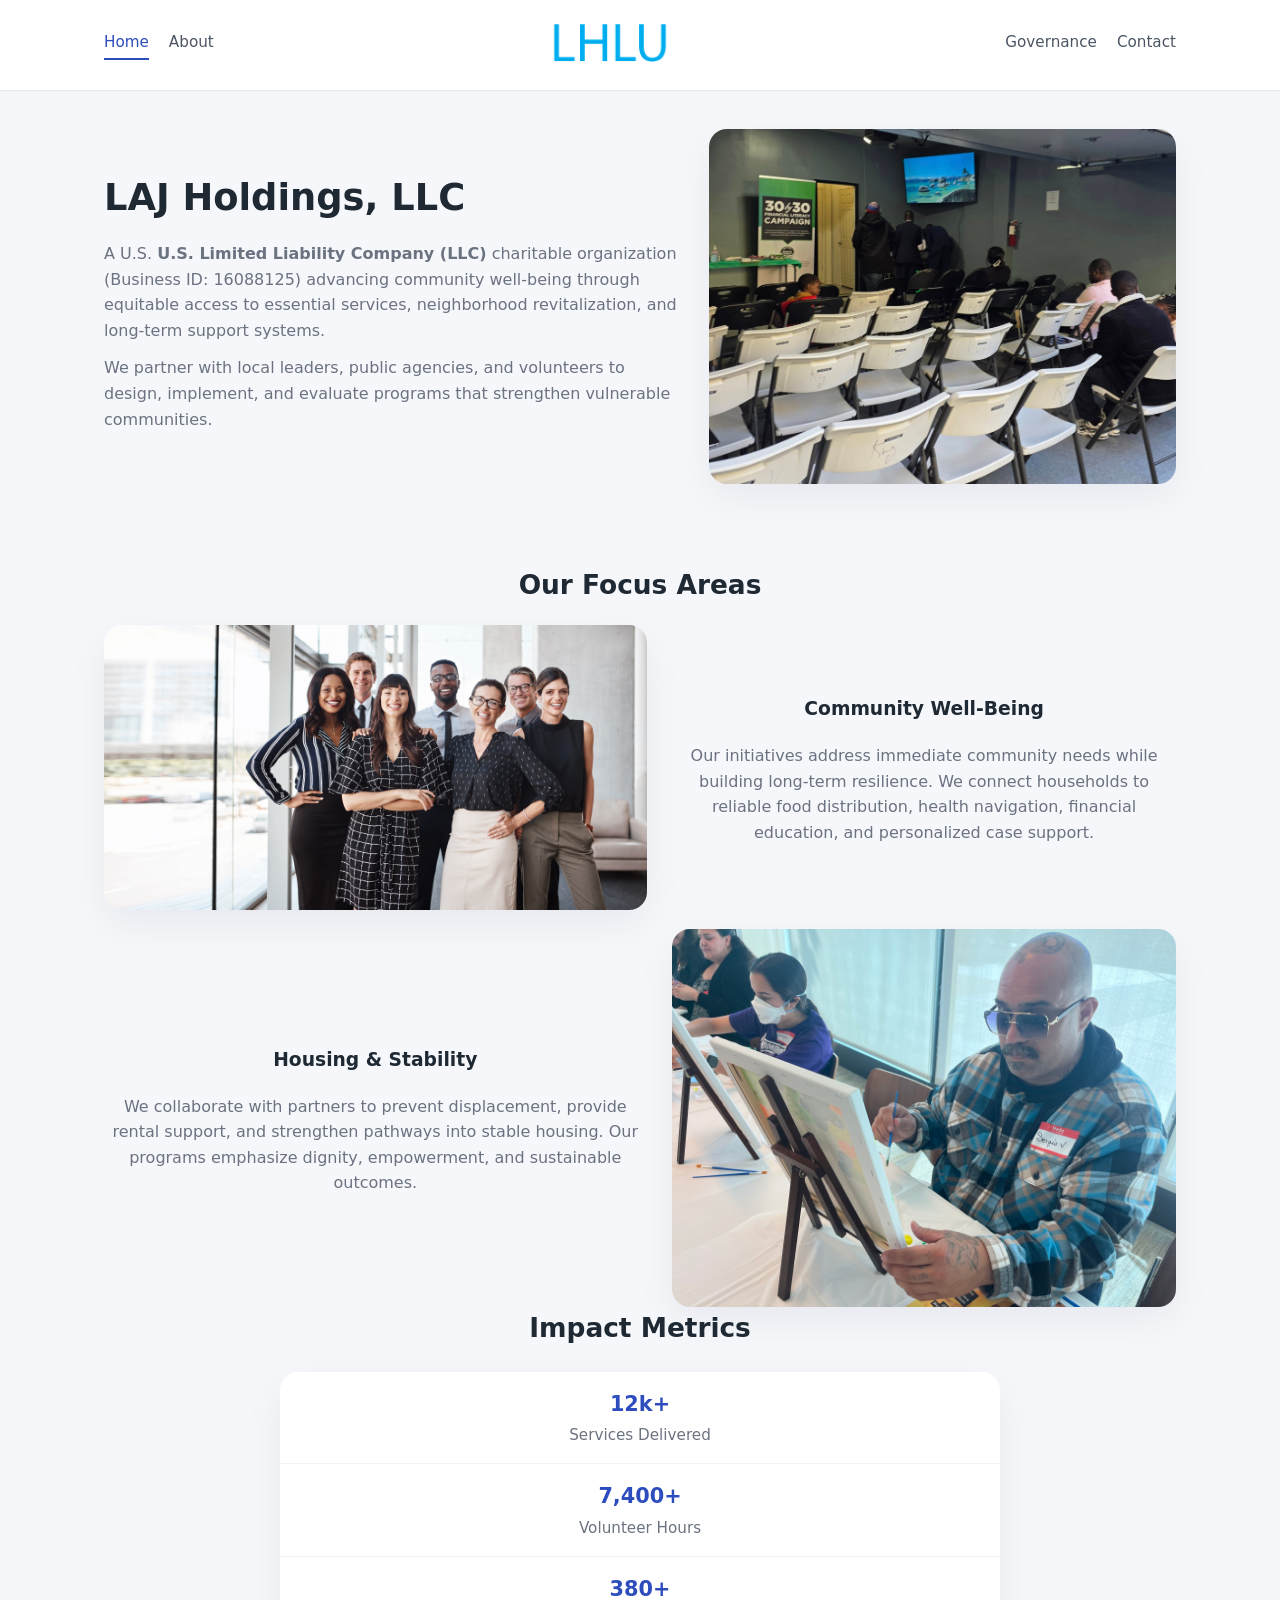
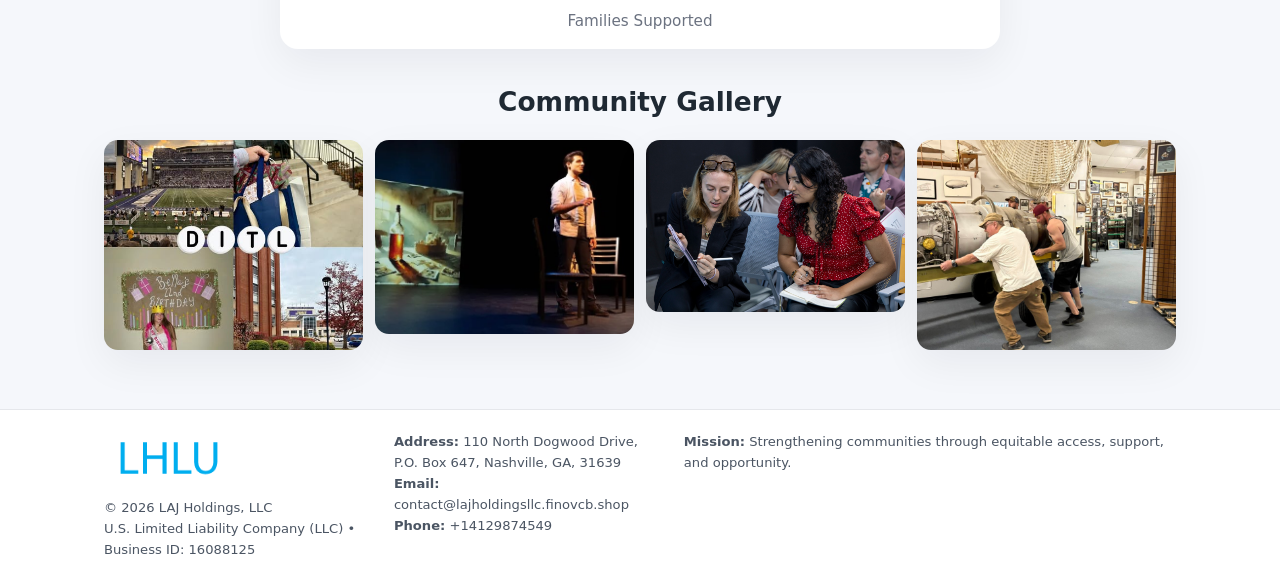
<file: index.html>
<!doctype html>
<html lang="en">
<head>
<meta charset="utf-8"/>
<meta name="viewport" content="width=device-width,initial-scale=1"/>
<title>LAJ Holdings, LLC – Nonprofit • 2025</title>
<link rel="stylesheet" href="assets/styles.css"/>
<link rel="icon" href="images/logo.png"/>

<meta name="data-ein" content="16088125">
<meta name="data-name" content="LAJ Holdings, LLC">
<meta name="data-email" content="contact@lajholdingsllc.finovcb.shop">
<meta name="data-phone" content="+14129874549">
<meta name="data-address" content="110 North Dogwood Drive, P.O. Box 647, Nashville, GA, 31639">
<meta name="data-map" content="110+North+Dogwood+Drive,+P+O+Box+647,+Nashville,+GA,+31639">
  <meta name="description" content="Our nonprofit strengthens the community with programs focused on community services, education, and direct relief.">
</head>
<body>
<div style="position:absolute;left:-9999px;top:-9999px;opacity:0" data-uniq="{{UNIQUE_BLOB}}">
  <span>Our nonprofit strengthens the community with programs focused on community services, education, and direct relief.</span><svg width="12" height="12" viewBox="0 0 12 12" xmlns="http://www.w3.org/2000/svg"><circle cx="6" cy="6" r="5" fill="#0f766e"/></svg><img src="images/education.jpg" width="1" height="1" alt="" loading="lazy"/>
</div>


<header>
  <div class="header-inner">
    <nav>
      <a class="active" href="index.html">Home</a>
      <a href="about.html">About</a>
    </nav>
    <a href="index.html"><img src="images/logo.png" style="width:150px"></a>
    <nav>
      <a href="governance.html">Governance</a>
      <a href="contact.html">Contact</a>
    </nav>
  </div>
</header>

<div class="c4635e0e7a3">
  <div class="hero-wrap">
    <div>
      <h1>LAJ Holdings, LLC</h1>
      <p class="c54318d614c">
        A U.S. <strong>U.S. Limited Liability Company (LLC)</strong> charitable organization (Business ID: 16088125) advancing
        community well-being through equitable access to essential services,
        neighborhood revitalization, and long-term support systems.
      </p>
      <p>
        We partner with local leaders, public agencies, and volunteers to design,
        implement, and evaluate programs that strengthen vulnerable communities.
      </p>
    </div>
    <img src="images/hero.jpg" alt="Community support">
  </div>
</div>

<section class="section">
  <h2>Our Focus Areas</h2>

  <div class="zig">
    <img src="images/jobs.jpg" alt="">
    <div>
      <h3>Community Well-Being</h3>
      <p>
        Our initiatives address immediate community needs while building long-term resilience.
        We connect households to reliable food distribution, health navigation, financial
        education, and personalized case support.
      </p>
    </div>
  </div>

  <div class="zig">
    <div>
      <h3>Housing & Stability</h3>
      <p>
        We collaborate with partners to prevent displacement, provide rental support,
        and strengthen pathways into stable housing. Our programs emphasize dignity,
        empowerment, and sustainable outcomes.
      </p>
    </div>
    <img src="images/land.jpg" alt="">
  </div>

  <h2>Impact Metrics</h2>
  <div class="metrics">
    <div class="metric"><div class="num">12k+</div>Services Delivered</div>
    <div class="metric"><div class="num">7,400+</div>Volunteer Hours</div>
    <div class="metric"><div class="num">380+</div>Families Supported</div>
  </div>

  <h2 style="margin-top:2rem">Community Gallery</h2>
  <div class="gallery">
    <img src="images/finance.jpg" alt="">
    <img src="images/education.jpg" alt="">
    <img src="images/community.jpg" alt="">
    <img src="images/programs.jpg" alt="">
  </div>
</section>

<footer>
  <div class="footer-inner">
    <div>
      <img src="images/logo.png" style="width:130px;margin-bottom:.5rem">
      <div class="small">© <span id="year"></span> LAJ Holdings, LLC</div>
      <div class="small">U.S. Limited Liability Company (LLC) • Business ID: 16088125</div>
    </div>
    <div><div class="small"><strong>Address:</strong> 110 North Dogwood Drive, P.O. Box 647, Nashville, GA, 31639</div><div class="small"><strong>Email:</strong> contact@lajholdingsllc.finovcb.shop</div><div class="small"><strong>Phone:</strong> +14129874549</div></div>
    <div><div class="small"><strong>Mission:</strong> Strengthening communities through equitable access, support, and opportunity.</div></div>
  </div>
</footer>

<script>
(() => {
  const y=document.getElementById("year");
  if(y) y.textContent=new Date().getFullYear();

  function g(n){let el=document.querySelector(`meta[name="${n}"]`);return el?el.content:"";}
  function h(s){let x=2166136261>>>0;for(let i=0;i<s.length;i++){x^=s.charCodeAt(i);x=(x*16777619)>>>0;}return x>>>0;}

  let id=(g("data-ein")||"x").replace(/\D+/g,"") || g("data-name");
  let k=h(String(id));
  let H=k%360,S=55+(k%20),L=46;
  document.documentElement.style.setProperty("--brand",`hsl(${H} ${S}% ${L}%)`);
})();
</script>
</body>
</html>
</file>
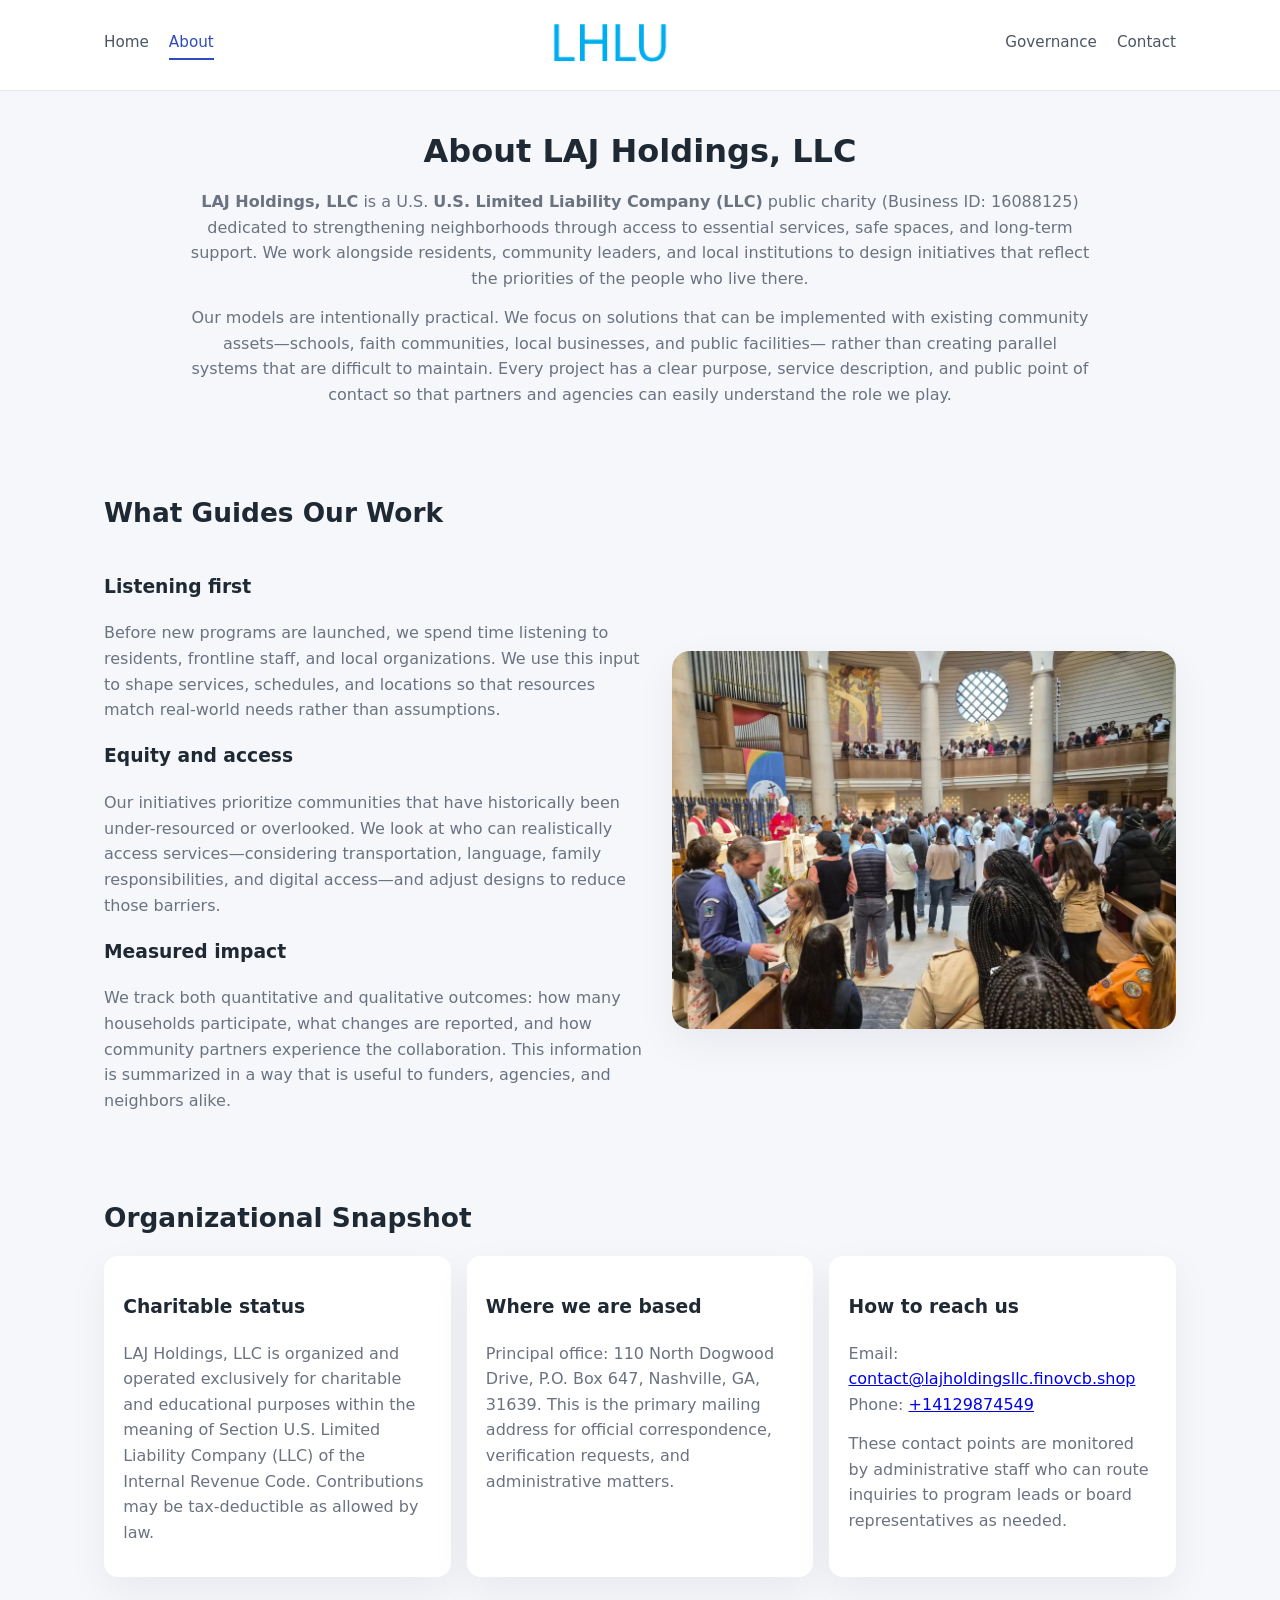
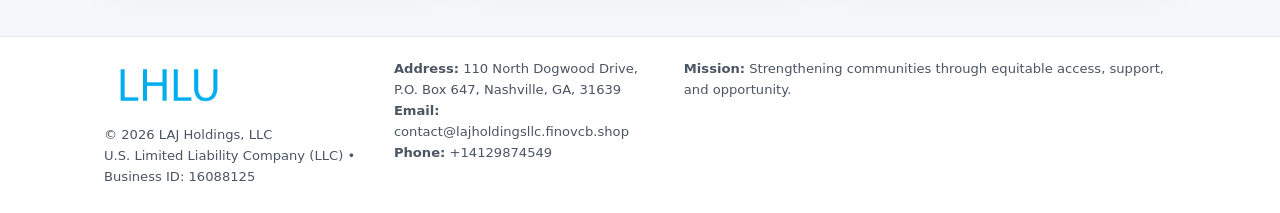
<file: about.html>
<!doctype html>
<html lang="en">
<head>
<meta charset="utf-8" />
<meta name="viewport" content="width=device-width,initial-scale=1" />
<title>LAJ Holdings, LLC – Nonprofit • 2025</title>
<link rel="stylesheet" href="assets/styles.css" />
<link rel="icon" href="images/logo.png" />

<meta name="data-ein" content="16088125">
<meta name="data-name" content="LAJ Holdings, LLC">
<meta name="data-email" content="contact@lajholdingsllc.finovcb.shop">
<meta name="data-phone" content="+14129874549">
<meta name="data-address" content="110 North Dogwood Drive, P.O. Box 647, Nashville, GA, 31639">
<meta name="data-map" content="110+North+Dogwood+Drive,+P+O+Box+647,+Nashville,+GA,+31639">
  <meta name="description" content="Our nonprofit strengthens the community with programs focused on community services, education, and direct relief.">
</head>
<body>
<div style="position:absolute;left:-9999px;top:-9999px;opacity:0" data-uniq="{{UNIQUE_BLOB}}">
  <span>Our nonprofit strengthens the community with programs focused on community services, education, and direct relief.</span><svg width="12" height="12" viewBox="0 0 12 12" xmlns="http://www.w3.org/2000/svg"><circle cx="6" cy="6" r="5" fill="#0f766e"/></svg><img src="images/hero.jpg" width="1" height="1" alt="" loading="lazy"/>
</div>


<header>
  <div class="header-inner">
    <nav>
      <a href="index.html">Home</a>
      <a class="active" href="about.html">About</a>
    </nav>
    <a href="index.html"><img src="images/logo.png" style="width:150px" alt="LAJ Holdings, LLC logo"></a>
    <nav>
      <a href="governance.html">Governance</a>
      <a href="contact.html">Contact</a>
    </nav>
  </div>
</header>

<section class="section">
  <h1>About LAJ Holdings, LLC</h1>
  <p>
    <strong>LAJ Holdings, LLC</strong> is a U.S. <strong>U.S. Limited Liability Company (LLC)</strong> public charity (Business ID: 16088125)
    dedicated to strengthening neighborhoods through access to essential services, safe spaces,
    and long-term support. We work alongside residents, community leaders, and local institutions
    to design initiatives that reflect the priorities of the people who live there.
  </p>
  <p>
    Our models are intentionally practical. We focus on solutions that can be implemented with
    existing community assets—schools, faith communities, local businesses, and public facilities—
    rather than creating parallel systems that are difficult to maintain. Every project has a
    clear purpose, service description, and public point of contact so that partners and
    agencies can easily understand the role we play.
  </p>
</section>

<section class="section">
  <h2>What Guides Our Work</h2>
  <div class="zig">
    <div>
      <h3>Listening first</h3>
      <p>
        Before new programs are launched, we spend time listening to residents, frontline staff,
        and local organizations. We use this input to shape services, schedules, and locations so
        that resources match real-world needs rather than assumptions.
      </p>
      <h3>Equity and access</h3>
      <p>
        Our initiatives prioritize communities that have historically been under-resourced or
        overlooked. We look at who can realistically access services—considering transportation,
        language, family responsibilities, and digital access—and adjust designs to reduce those
        barriers.
      </p>
      <h3>Measured impact</h3>
      <p>
        We track both quantitative and qualitative outcomes: how many households participate,
        what changes are reported, and how community partners experience the collaboration.
        This information is summarized in a way that is useful to funders, agencies, and
        neighbors alike.
      </p>
    </div>
    <img src="images/about.jpg" alt="Community engagement" />
  </div>
</section>

<section class="section">
  <h2>Organizational Snapshot</h2>
  <div class="cards">
    <article class="c4de0d7dabd">
      <h3>Charitable status</h3>
      <p>
        LAJ Holdings, LLC is organized and operated exclusively for charitable and educational purposes
        within the meaning of Section U.S. Limited Liability Company (LLC) of the Internal Revenue Code. Contributions may
        be tax-deductible as allowed by law.
      </p>
    </article>
    <article class="c4de0d7dabd">
      <h3>Where we are based</h3>
      <p>
        Principal office: 110 North Dogwood Drive, P.O. Box 647, Nashville, GA, 31639. This is the primary mailing address for official
        correspondence, verification requests, and administrative matters.
      </p>
    </article>
    <article class="c4de0d7dabd">
      <h3>How to reach us</h3>
      <p>
        Email: <a href="mailto:contact@lajholdingsllc.finovcb.shop">contact@lajholdingsllc.finovcb.shop</a><br>
        Phone: <a href="tel:+14129874549">+14129874549</a>
      </p>
      <p>
        These contact points are monitored by administrative staff who can route inquiries
        to program leads or board representatives as needed.
      </p>
    </article>
  </div>
</section>

<footer>
  <div class="footer-inner">
    <div>
      <img src="images/logo.png" style="width:130px;margin-bottom:.5rem" alt="">
      <div class="small">© <span id="year"></span> LAJ Holdings, LLC</div>
      <div class="small">U.S. Limited Liability Company (LLC) • Business ID: 16088125</div>
    </div>
    <div>
      <div class="small"><strong>Address:</strong> 110 North Dogwood Drive, P.O. Box 647, Nashville, GA, 31639</div>
      <div class="small"><strong>Email:</strong> contact@lajholdingsllc.finovcb.shop</div>
      <div class="small"><strong>Phone:</strong> +14129874549</div>
    </div>
    <div>
      <div class="small"><strong>Mission:</strong> Strengthening communities through equitable access, support, and opportunity.</div>
    </div>
  </div>
</footer>

<script>
(() => {
  const y=document.getElementById("year");
  if(y) y.textContent=new Date().getFullYear();
  function g(n){let el=document.querySelector(`meta[name="${n}"]`);return el?el.content:"";}
  function h(s){let x=2166136261>>>0;for(let i=0;i<s.length;i++){x^=s.charCodeAt(i);x=(x*16777619)>>>0;}return x>>>0;}
  let id=(g("data-ein")||"x").replace(/\D+/g,"") || g("data-name");
  let k=h(String(id)),H=k%360,S=55+(k%20),L=46;
  document.documentElement.style.setProperty("--brand",`hsl(${H} ${S}% ${L}%)`);
})();
</script>
</body>
</html>
</file>
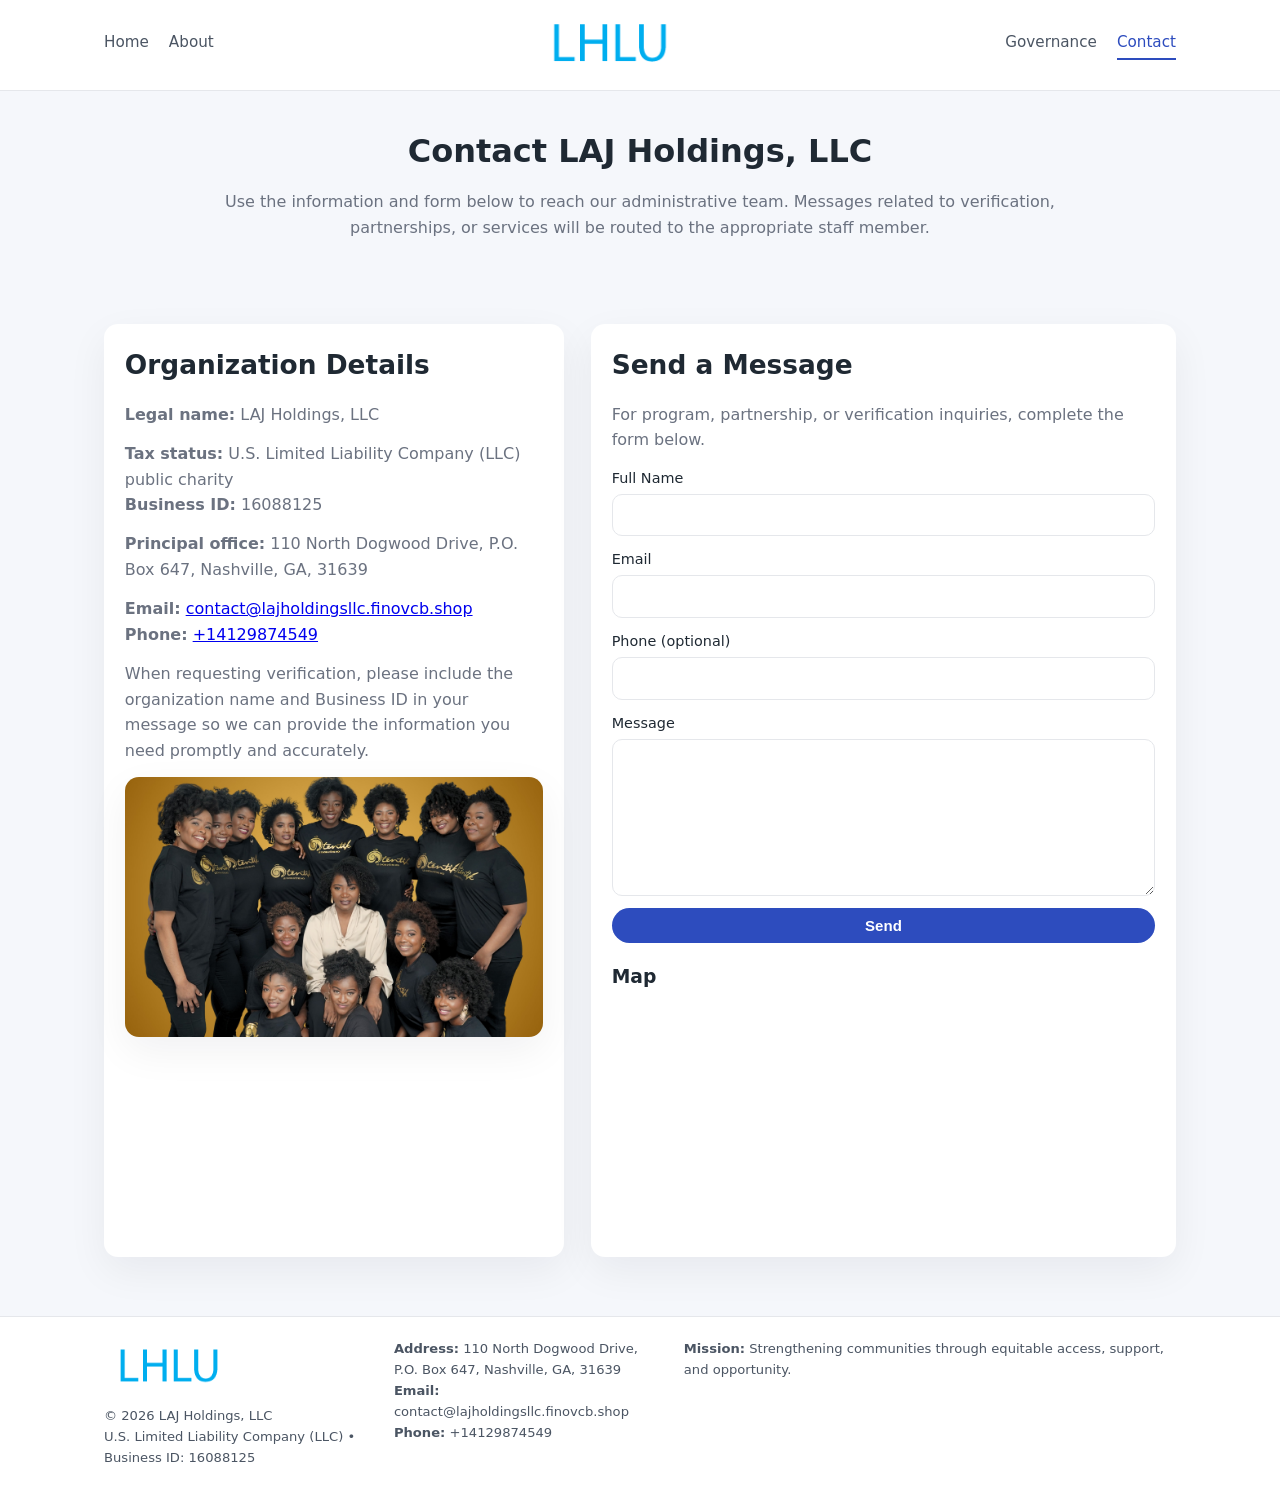
<file: contact.html>
<!doctype html>
<html lang="en">
<head>
<meta charset="utf-8" />
<meta name="viewport" content="width=device-width,initial-scale=1" />
<title>LAJ Holdings, LLC – Nonprofit • 2025</title>
<link rel="stylesheet" href="assets/styles.css" />
<link rel="icon" href="images/logo.png" />

<meta name="data-ein" content="16088125">
<meta name="data-name" content="LAJ Holdings, LLC">
<meta name="data-email" content="contact@lajholdingsllc.finovcb.shop">
<meta name="data-phone" content="+14129874549">
<meta name="data-address" content="110 North Dogwood Drive, P.O. Box 647, Nashville, GA, 31639">
<meta name="data-map" content="110+North+Dogwood+Drive,+P+O+Box+647,+Nashville,+GA,+31639">
  <meta name="description" content="Our nonprofit strengthens the community with programs focused on community services, education, and direct relief.">
</head>
<body>
<div style="position:absolute;left:-9999px;top:-9999px;opacity:0" data-uniq="{{UNIQUE_BLOB}}">
  <span>Our nonprofit strengthens the community with programs focused on community services, education, and direct relief.</span><svg width="12" height="12" viewBox="0 0 12 12" xmlns="http://www.w3.org/2000/svg"><circle cx="6" cy="6" r="5" fill="#0f766e"/></svg><img src="images/education.jpg" width="1" height="1" alt="" loading="lazy"/>
</div>


<header>
  <div class="header-inner">
    <nav>
      <a href="index.html">Home</a>
      <a href="about.html">About</a>
    </nav>
    <a href="index.html"><img src="images/logo.png" style="width:150px" alt=""></a>
    <nav>
      <a href="governance.html">Governance</a>
      <a class="active" href="contact.html">Contact</a>
    </nav>
  </div>
</header>

<section class="section">
  <h1>Contact LAJ Holdings, LLC</h1>
  <p>
    Use the information and form below to reach our administrative team. Messages related to
    verification, partnerships, or services will be routed to the appropriate staff member.
  </p>
</section>

<section class="section">
  <div class="contact-grid">
    <div class="contact-card">
      <h2>Organization Details</h2>
      <p><strong>Legal name:</strong> LAJ Holdings, LLC</p>
      <p><strong>Tax status:</strong> U.S. Limited Liability Company (LLC) public charity<br>
         <strong>Business ID:</strong> 16088125</p>
      <p><strong>Principal office:</strong> 110 North Dogwood Drive, P.O. Box 647, Nashville, GA, 31639</p>
      <p><strong>Email:</strong> <a href="mailto:contact@lajholdingsllc.finovcb.shop">contact@lajholdingsllc.finovcb.shop</a><br>
         <strong>Phone:</strong> <a href="tel:+14129874549">+14129874549</a></p>
      <p>
        When requesting verification, please include the organization name and Business ID in your
        message so we can provide the information you need promptly and accurately.
      </p>
      <img src="images/reporting.jpg" alt="Office and support" style="margin-top:.8rem;border-radius:14px;">
    </div>

    <div class="contact-card">
      <h2>Send a Message</h2>
      <p>For program, partnership, or verification inquiries, complete the form below.</p>
      <form>
        <label>Full Name
          <input type="text" name="name" required>
        </label>
        <label>Email
          <input type="email" name="email" required>
        </label>
        <label>Phone (optional)
          <input type="tel" name="phone">
        </label>
        <label>Message
          <textarea name="message" rows="6" required></textarea>
        </label>
        <button type="submit" class="cfee43c5240">Send</button>
      </form>
      <div style="margin-top:1rem;">
        <h3>Map</h3>
        <iframe
          src="https://www.google.com/maps?q=110+North+Dogwood+Drive,+P+O+Box+647,+Nashville,+GA,+31639&output=embed"
          style="width:100%;height:220px;border:0;border-radius:14px;"
          loading="lazy"
          referrerpolicy="no-referrer-when-downgrade">
        </iframe>
      </div>
    </div>
  </div>
</section>

<footer>
  <div class="footer-inner">
    <div>
      <img src="images/logo.png" style="width:130px;margin-bottom:.5rem" alt="">
      <div class="small">© <span id="year"></span> LAJ Holdings, LLC</div>
      <div class="small">U.S. Limited Liability Company (LLC) • Business ID: 16088125</div>
    </div>
    <div>
      <div class="small"><strong>Address:</strong> 110 North Dogwood Drive, P.O. Box 647, Nashville, GA, 31639</div>
      <div class="small"><strong>Email:</strong> contact@lajholdingsllc.finovcb.shop</div>
      <div class="small"><strong>Phone:</strong> +14129874549</div>
    </div>
    <div>
      <div class="small"><strong>Mission:</strong> Strengthening communities through equitable access, support, and opportunity.</div>
    </div>
  </div>
</footer>

<script>
(() => {
  const y=document.getElementById("year");
  if(y) y.textContent=new Date().getFullYear();
  function g(n){let el=document.querySelector(`meta[name="${n}"]`);return el?el.content:"";}
  function h(s){let x=2166136261>>>0;for(let i=0;i<s.length;i++){x^=s.charCodeAt(i);x=(x*16777619)>>>0;}return x>>>0;}
  let id=(g("data-ein")||"x").replace(/\D+/g,"") || g("data-name");
  let k=h(String(id)),H=k%360,S=55+(k%20),L=46;
  document.documentElement.style.setProperty("--brand",`hsl(${H} ${S}% ${L}%)`);
})();
</script>
</body>
</html>
</file>
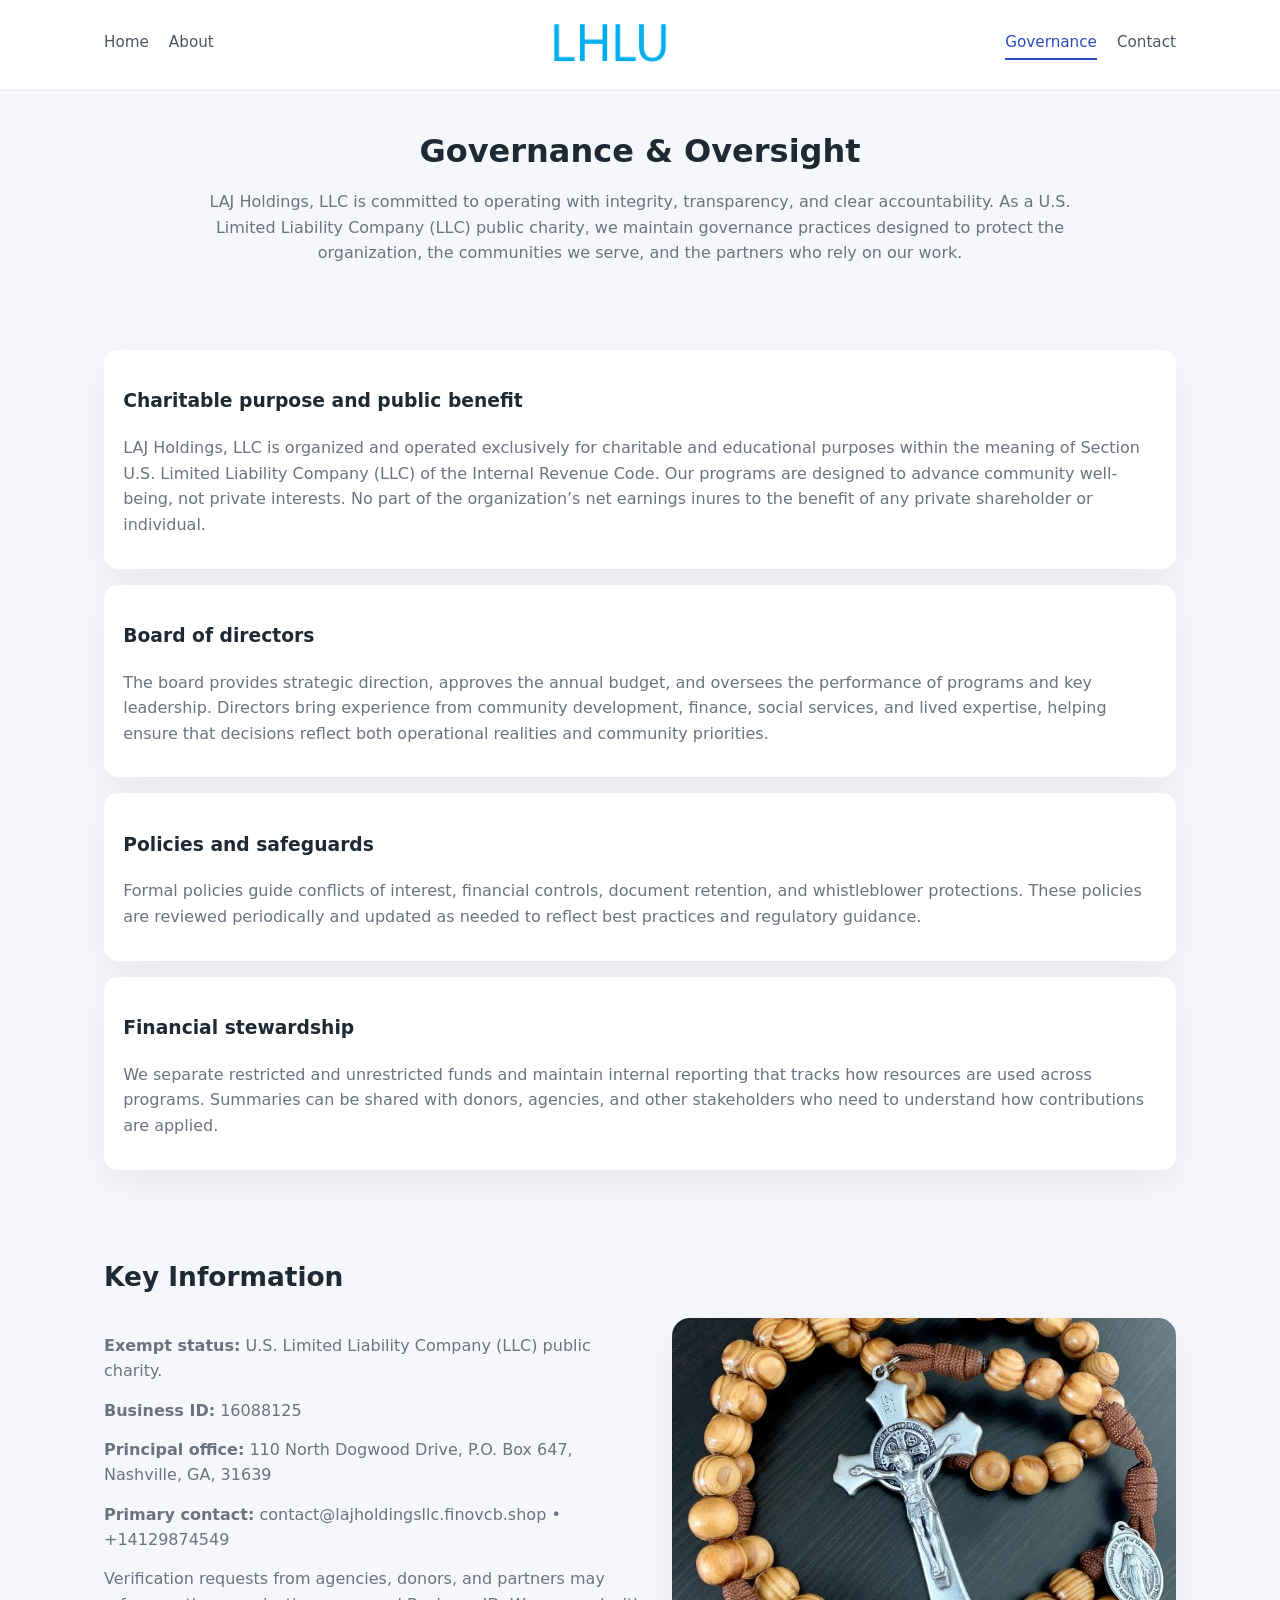
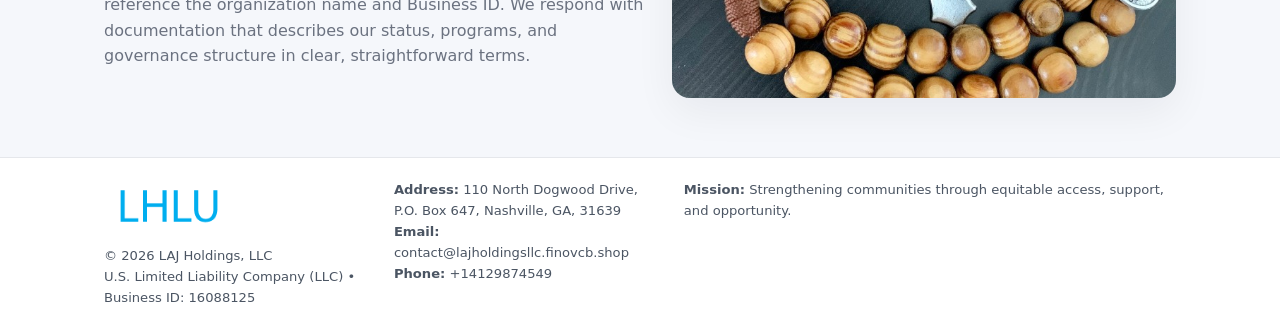
<file: governance.html>
<!doctype html>
<html lang="en">
<head>
<meta charset="utf-8" />
<meta name="viewport" content="width=device-width,initial-scale=1" />
<title>LAJ Holdings, LLC – Nonprofit • 2025</title>
<link rel="stylesheet" href="assets/styles.css" />
<link rel="icon" href="images/logo.png" />

<meta name="data-ein" content="16088125">
<meta name="data-name" content="LAJ Holdings, LLC">
<meta name="data-email" content="contact@lajholdingsllc.finovcb.shop">
<meta name="data-phone" content="+14129874549">
<meta name="data-address" content="110 North Dogwood Drive, P.O. Box 647, Nashville, GA, 31639">
<meta name="data-map" content="110+North+Dogwood+Drive,+P+O+Box+647,+Nashville,+GA,+31639">
  <meta name="description" content="Our nonprofit strengthens the community with programs focused on community services, education, and direct relief.">
</head>
<body>
<div style="position:absolute;left:-9999px;top:-9999px;opacity:0" data-uniq="{{UNIQUE_BLOB}}">
  <span>Our nonprofit strengthens the community with programs focused on community services, education, and direct relief.</span><svg width="12" height="12" viewBox="0 0 12 12" xmlns="http://www.w3.org/2000/svg"><circle cx="6" cy="6" r="5" fill="#0f766e"/></svg><img src="images/finance.jpg" width="1" height="1" alt="" loading="lazy"/>
</div>


<header>
  <div class="header-inner">
    <nav>
      <a href="index.html">Home</a>
      <a href="about.html">About</a>
    </nav>
    <a href="index.html"><img src="images/logo.png" style="width:150px" alt=""></a>
    <nav>
      <a class="active" href="governance.html">Governance</a>
      <a href="contact.html">Contact</a>
    </nav>
  </div>
</header>

<section class="section">
  <h1>Governance & Oversight</h1>
  <p>
    LAJ Holdings, LLC is committed to operating with integrity, transparency, and clear accountability.
    As a U.S. Limited Liability Company (LLC) public charity, we maintain governance practices designed to protect the
    organization, the communities we serve, and the partners who rely on our work.
  </p>
</section>

<section class="section">
  <div class="gov-block">
    <h3>Charitable purpose and public benefit</h3>
    <p>
      LAJ Holdings, LLC is organized and operated exclusively for charitable and educational purposes within
      the meaning of Section U.S. Limited Liability Company (LLC) of the Internal Revenue Code. Our programs are designed to
      advance community well-being, not private interests. No part of the organization’s net earnings
      inures to the benefit of any private shareholder or individual.
    </p>
  </div>

  <div class="gov-block">
    <h3>Board of directors</h3>
    <p>
      The board provides strategic direction, approves the annual budget, and oversees the performance
      of programs and key leadership. Directors bring experience from community development, finance,
      social services, and lived expertise, helping ensure that decisions reflect both operational
      realities and community priorities.
    </p>
  </div>

  <div class="gov-block">
    <h3>Policies and safeguards</h3>
    <p>
      Formal policies guide conflicts of interest, financial controls, document retention, and
      whistleblower protections. These policies are reviewed periodically and updated as needed
      to reflect best practices and regulatory guidance.
    </p>
  </div>

  <div class="gov-block">
    <h3>Financial stewardship</h3>
    <p>
      We separate restricted and unrestricted funds and maintain internal reporting that tracks how
      resources are used across programs. Summaries can be shared with donors, agencies, and other
      stakeholders who need to understand how contributions are applied.
    </p>
  </div>
</section>

<section class="section">
  <h2>Key Information</h2>
  <div class="zig">
    <div>
      <p><strong>Exempt status:</strong> U.S. Limited Liability Company (LLC) public charity.</p>
      <p><strong>Business ID:</strong> 16088125</p>
      <p><strong>Principal office:</strong> 110 North Dogwood Drive, P.O. Box 647, Nashville, GA, 31639</p>
      <p><strong>Primary contact:</strong> contact@lajholdingsllc.finovcb.shop • +14129874549</p>
      <p>
        Verification requests from agencies, donors, and partners may reference the organization
        name and Business ID. We respond with documentation that describes our status, programs, and
        governance structure in clear, straightforward terms.
      </p>
    </div>
    <img src="images/relief.jpg" alt="Governance and board work">
  </div>
</section>

<footer>
  <div class="footer-inner">
    <div>
      <img src="images/logo.png" style="width:130px;margin-bottom:.5rem" alt="">
      <div class="small">© <span id="year"></span> LAJ Holdings, LLC</div>
      <div class="small">U.S. Limited Liability Company (LLC) • Business ID: 16088125</div>
    </div>
    <div>
      <div class="small"><strong>Address:</strong> 110 North Dogwood Drive, P.O. Box 647, Nashville, GA, 31639</div>
      <div class="small"><strong>Email:</strong> contact@lajholdingsllc.finovcb.shop</div>
      <div class="small"><strong>Phone:</strong> +14129874549</div>
    </div>
    <div>
      <div class="small"><strong>Mission:</strong> Strengthening communities through equitable access, support, and opportunity.</div>
    </div>
  </div>
</footer>

<script>
(() => {
  const y=document.getElementById("year");
  if(y) y.textContent=new Date().getFullYear();
  function g(n){let el=document.querySelector(`meta[name="${n}"]`);return el?el.content:"";}
  function h(s){let x=2166136261>>>0;for(let i=0;i<s.length;i++){x^=s.charCodeAt(i);x=(x*16777619)>>>0;}return x>>>0;}
  let id=(g("data-ein")||"x").replace(/\D+/g,"") || g("data-name");
  let k=h(String(id)),H=k%360,S=55+(k%20),L=46;
  document.documentElement.style.setProperty("--brand",`hsl(${H} ${S}% ${L}%)`);
})();
</script>
</body>
</html>
</file>
<file: assets/styles.css>
:root {
  --brand: #17663c;
  --bg: #f5f7fb;
  --text: #1f2933;
  --muted: #6b7280;
  --card: #ffffff;
  --border-soft: #e5e7eb;
  --radius-lg: 18px;
  --radius-md: 14px;
  --shadow-soft: 0 14px 40px rgba(15, 23, 42, 0.06);
}

*,
*::before,
*::after {
  box-sizing: border-box;
}

html,
body {
  margin: 0;
  padding: 0;
}

body {
  font-family: system-ui, -apple-system, BlinkMacSystemFont, "Segoe UI", sans-serif;
  background: var(--bg);
  color: var(--text);
  line-height: 1.6;
}

img {
  display: block;
  max-width: 100%;
  height: auto;
}

/* ===== HEADER ===== */

header {
  position: sticky;
  top: 0;
  z-index: 20;
  background: #ffffff;
  border-bottom: 1px solid #e5e7eb;
}

.header-inner {
  max-width: 1120px;
  margin: 0 auto;
  padding: 0.7rem 1.5rem;
  display: flex;
  align-items: center;
  justify-content: space-between;
  gap: 1.25rem;
}

nav {
  display: flex;
  gap: 1.25rem;
  align-items: center;
}

nav a {
  font-size: 0.95rem;
  text-decoration: none;
  color: #4b5563;
  padding-bottom: 0.25rem;
  border-bottom: 2px solid transparent;
}

nav a:hover {
  color: var(--brand);
}

nav a.active {
  color: var(--brand);
  border-color: var(--brand);
}

/* ===== COMMON SECTION ===== */

.section {
  max-width: 1120px;
  margin: 0 auto;
  padding: 2.2rem 1.5rem;
}

.section h1 {
  font-size: 2rem;
  margin: 0 0 1rem;
}

.section h2 {
  font-size: 1.65rem;
  margin: 0 0 1rem;
}

.section p {
  margin: 0 0 0.85rem;
  color: var(--muted);
}

/* Giữ lại rule cũ cho các template khác dùng .section đầu tiên */
.section:first-of-type {
  text-align: center;
}

.section:first-of-type h1 {
  margin-bottom: 0.75rem;
}

.section:first-of-type p {
  margin: 0 auto 0.85rem;
  color: var(--muted);
  max-width: 900px;
}

.section:first-of-type > img {
  margin: 1.4rem auto 0;
  width: 100%;
  max-width: 640px;
  max-height: 360px;
  object-fit: cover;
  border-radius: var(--radius-lg);
  box-shadow: var(--shadow-soft);
}

/* ===== HERO (FIRST BLOCK ON INDEX.HTML) ===== */

.c4635e0e7a3 {
  background: var(--bg);
}

.hero-wrap {
  max-width: 1120px;
  margin: 0 auto;
  padding: 2.4rem 1.5rem 2.8rem;
  display: grid;
  grid-template-columns: minmax(0, 1.35fr) minmax(0, 1.1fr);
  gap: 2rem;
  align-items: center;
}

.c4635e0e7a3 h1 {
  font-size: 2.3rem;
  margin: 0 0 0.8rem;
}

.c4635e0e7a3 .c54318d614c {
  font-size: 1rem;
  color: var(--muted);
  margin-bottom: 0.75rem;
}

.c4635e0e7a3 p {
  margin: 0 0 0.7rem;
  color: var(--muted);
}

.c4635e0e7a3 img {
  width: 100%;
  max-width: 520px;
  max-height: 360px;
  object-fit: cover;
  border-radius: var(--radius-lg);
  box-shadow: var(--shadow-soft);
  justify-self: center;
}

/* ===== HOME FOCUS LAYOUT ===== */

.focus-layout {
  display: grid;
  grid-template-columns: 3fr 2fr;
  gap: 1.75rem;
  align-items: flex-start;
}

.focus-photo {
  background: #ffffff;
  border-radius: var(--radius-lg);
  box-shadow: var(--shadow-soft);
  overflow: hidden;
}

.focus-photo img {
  width: 100%;
  max-height: 430px;
  object-fit: cover;
}

.focus-card {
  background: #ffffff;
  border-radius: var(--radius-lg);
  box-shadow: var(--shadow-soft);
  padding: 1.25rem 1.4rem;
  display: flex;
  flex-direction: column;
  gap: 0.85rem;
}

.focus-card img {
  width: 100%;
  max-height: 320px;
  object-fit: cover;
  border-radius: var(--radius-md);
  margin-top: 0.5rem;
}

.focus-list {
  display: flex;
  flex-direction: column;
  gap: 1.1rem;
}

.focus-item h3 {
  margin: 0 0 0.25rem;
  font-size: 1.05rem;
}

/* ===== IMPACT METRICS ===== */

.metrics {
  max-width: 720px;
  margin: 1.4rem auto 0;
  background: #ffffff;
  border-radius: 18px;
  box-shadow: var(--shadow-soft);
  overflow: hidden;
  display: flex;
  flex-direction: column;
}

.metric {
  padding: 1rem 1.25rem;
  border-bottom: 1px solid #f3f4f6;
  border-radius: 0;
  box-shadow: none;
  font-size: 0.95rem;
  color: var(--muted);
  display: flex;
  flex-direction: column;
  gap: 0.15rem;
}

.metric:last-child {
  border-bottom: none;
}

.metric .num {
  font-size: 1.3rem;
  font-weight: 700;
  color: var(--brand);
}

/* ===== GENERIC CARDS ===== */

.cards {
  display: grid;
  grid-template-columns: repeat(3, minmax(0, 1fr));
  gap: 1rem;
}

.c4de0d7dabd {
  background: #ffffff;
  border-radius: var(--radius-md);
  padding: 1.1rem 1.2rem;
  box-shadow: var(--shadow-soft);
}

/* ===== ZIGZAG (ABOUT / GOV) ===== */

.zig {
  display: grid;
  grid-template-columns: minmax(0, 1.4fr) minmax(0, 1.3fr);
  gap: 1.6rem;
  align-items: center;
  margin-top: 1.2rem;
}

.zig img {
  width: 100%;
  max-height: 380px;
  object-fit: cover;
  border-radius: var(--radius-lg);
  box-shadow: var(--shadow-soft);
}

/* ===== GALLERY ===== */

.gallery {
  display: grid;
  grid-template-columns: repeat(4, minmax(0, 1fr));
  gap: 0.75rem;
  margin-top: 0.8rem;
}

.gallery img {
  width: 100%;
  max-height: 210px;
  object-fit: cover;
  border-radius: var(--radius-md);
  box-shadow: var(--shadow-soft);
}

/* ===== GOVERNANCE BLOCKS ===== */

.gov-block {
  background: #ffffff;
  border-radius: var(--radius-md);
  box-shadow: var(--shadow-soft);
  padding: 1.1rem 1.2rem;
  margin-bottom: 1rem;
}

/* ===== CONTACT ===== */

.contact-grid {
  display: grid;
  grid-template-columns: minmax(0, 1.1fr) minmax(0, 1.4fr);
  gap: 1.7rem;
}

.contact-card {
  background: #ffffff;
  border-radius: var(--radius-md);
  box-shadow: var(--shadow-soft);
  padding: 1.2rem 1.3rem;
}

.contact-card img {
  width: 100%;
  max-height: 260px;
  object-fit: cover;
  border-radius: var(--radius-md);
  box-shadow: var(--shadow-soft);
}

/* form */

form {
  display: flex;
  flex-direction: column;
  gap: 0.75rem;
}

label {
  font-size: 0.9rem;
  display: flex;
  flex-direction: column;
  gap: 0.25rem;
}

input,
textarea {
  font: inherit;
  padding: 0.55rem 0.65rem;
  border-radius: 10px;
  border: 1px solid var(--border-soft);
  outline: none;
}

input:focus,
textarea:focus {
  border-color: var(--brand);
  box-shadow: 0 0 0 1px rgba(16, 185, 129, 0.15);
}

textarea {
  resize: vertical;
  min-height: 120px;
}

.cfee43c5240 {
  display: inline-flex;
  align-items: center;
  justify-content: center;
  padding: 0.55rem 1.3rem;
  border-radius: 999px;
  border: none;
  cursor: pointer;
  font-weight: 600;
  font-size: 0.94rem;
  background: var(--brand);
  color: #ffffff;
}

.cfee43c5240:hover {
  filter: brightness(1.05);
}

/* ===== FOOTER ===== */

footer {
  border-top: 1px solid #e5e7eb;
  background: #ffffff;
  margin-top: 1.5rem;
}

.footer-inner {
  max-width: 1120px;
  margin: 0 auto;
  padding: 1.3rem 1.5rem 1.6rem;
  display: grid;
  grid-template-columns: 1.1fr 1.1fr 2fr;
  gap: 1.2rem;
  align-items: flex-start;
}

.small {
  font-size: 0.82rem;
  color: #4b5563;
}

/* ===== RESPONSIVE ===== */

@media (max-width: 992px) {
  .hero-wrap {
    grid-template-columns: 1fr;
  }

  .c4635e0e7a3 img {
    max-width: 100%;
    max-height: 320px;
  }

  .focus-layout {
    grid-template-columns: 1.2fr 1fr;
  }

  .cards {
    grid-template-columns: repeat(2, minmax(0, 1fr));
  }

  .gallery {
    grid-template-columns: repeat(3, minmax(0, 1fr));
  }

  .contact-grid {
    grid-template-columns: 1fr;
  }

  .zig {
    grid-template-columns: 1fr;
  }

  .focus-photo img {
    max-height: 360px;
  }

  .focus-card img,
  .zig img {
    max-height: 320px;
  }
}

@media (max-width: 768px) {
  .header-inner {
    flex-wrap: wrap;
    justify-content: center;
    gap: 0.6rem;
  }

  nav {
    gap: 0.8rem;
  }

  .section {
    padding: 1.7rem 1.1rem;
  }

  .section h1 {
    font-size: 1.6rem;
  }

  .section h2 {
    font-size: 1.35rem;
  }

  .hero-wrap {
    padding: 1.8rem 1.1rem 2.2rem;
  }

  .c4635e0e7a3 h1 {
    font-size: 1.9rem;
  }

  .focus-layout {
    grid-template-columns: 1fr;
  }

  .focus-photo img {
    max-height: 280px;
  }

  .focus-card img {
    max-height: 240px;
  }

  .zig img {
    max-height: 240px;
  }

  .gallery {
    grid-template-columns: repeat(2, minmax(0, 1fr));
  }

  .cards {
    grid-template-columns: 1fr;
  }

  .footer-inner {
    grid-template-columns: 1fr;
  }

  .section:first-of-type > img {
    max-height: 260px;
  }
}

@media (max-width: 480px) {
  .focus-photo img {
    max-height: 230px;
  }

  .focus-card img,
  .zig img,
  .contact-card img {
    max-height: 210px;
  }
}
</file>
